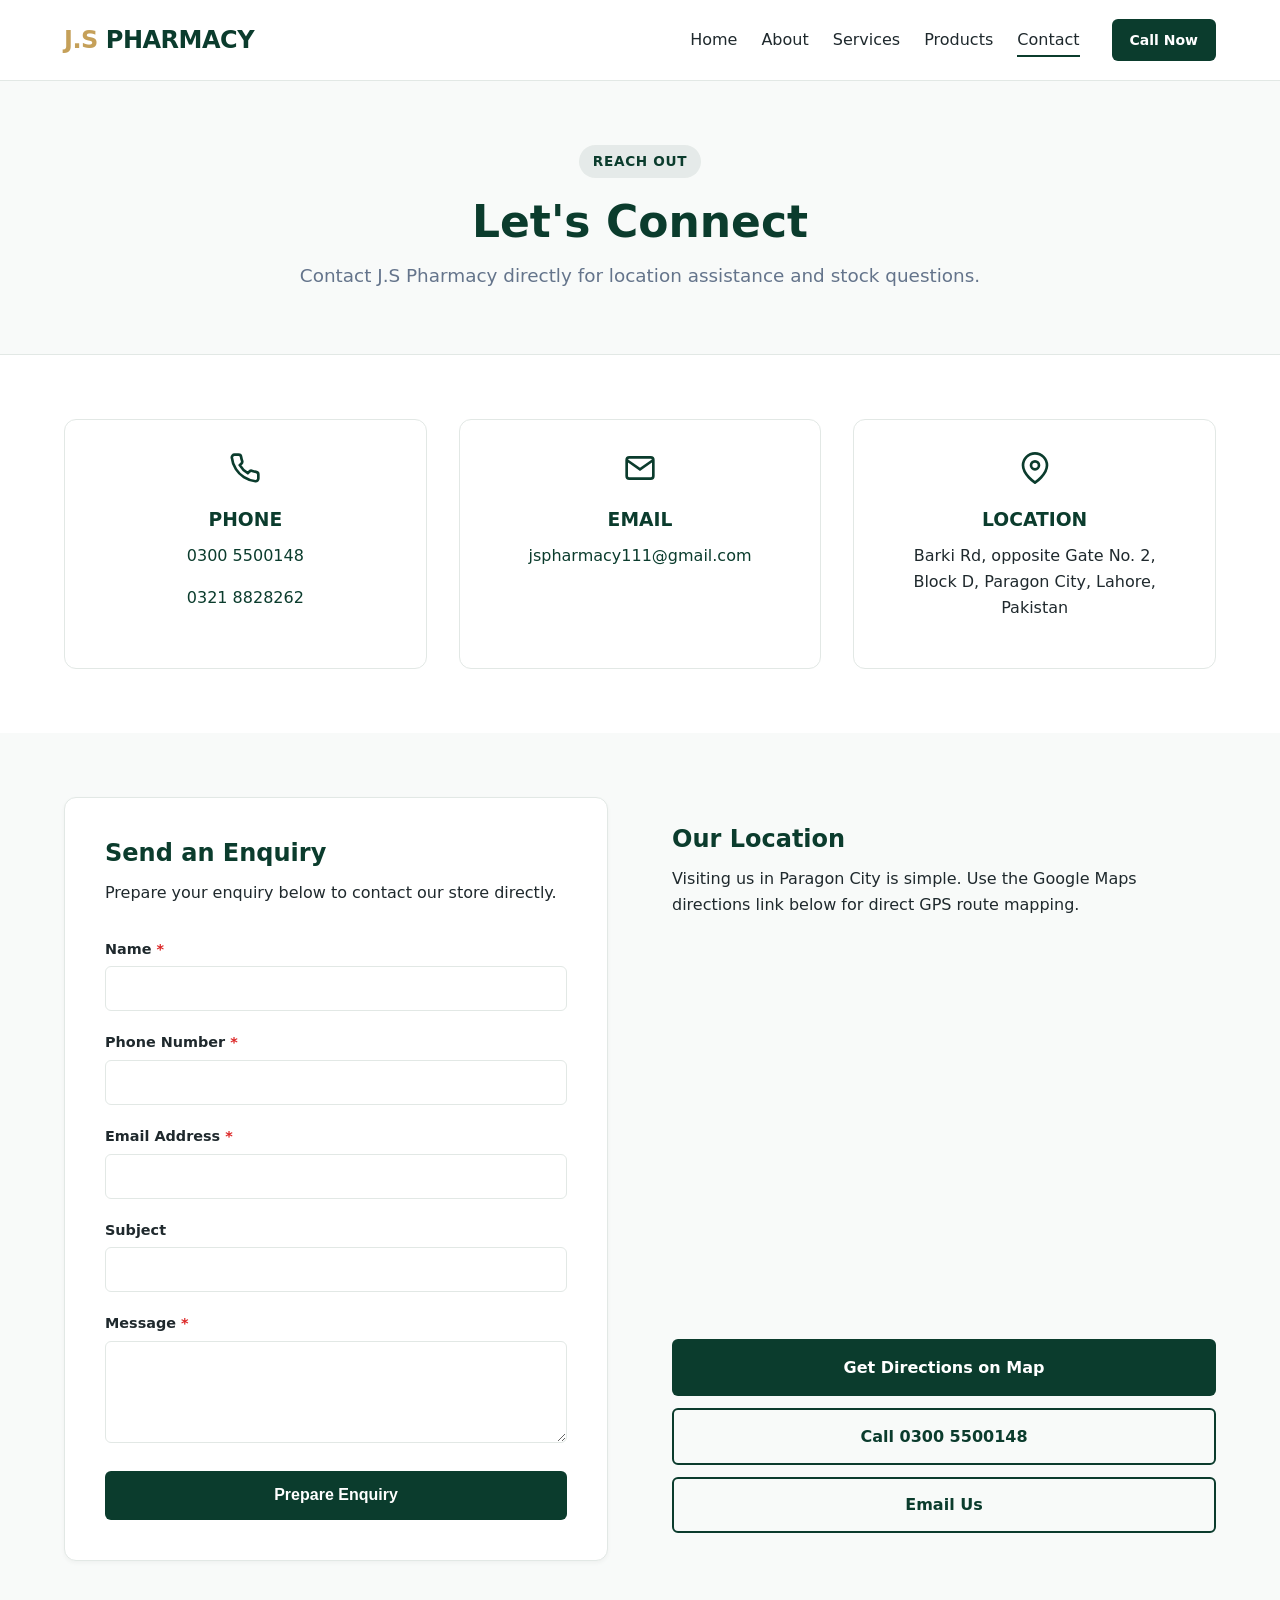
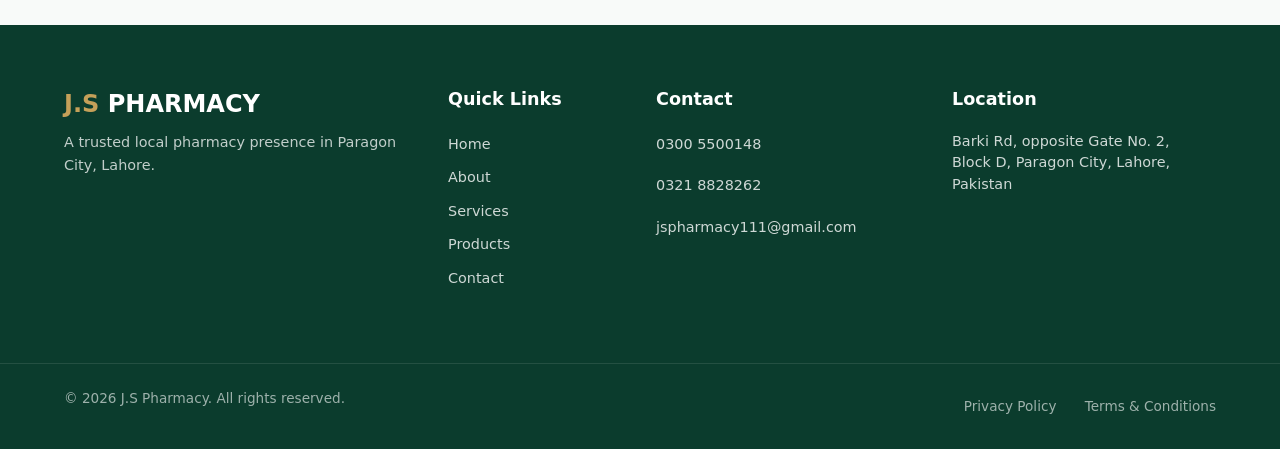
<file: contact.html>
<!DOCTYPE html>
<html lang="en">
<head>
  <meta charset="UTF-8">
  <meta name="viewport" content="width=device-width, initial-scale=1.0">
  <link rel="canonical" href="https://example.com/contact.html">
  <title>Contact Us | J.S Pharmacy Paragon City Lahore</title>
  <meta name="description" content="Get in touch with J.S Pharmacy on Barki Road, Paragon City, Lahore. Call 0300 5500148 or 0321 8828262 for product inquiries and location guidance.">
  <meta name="keywords" content="Contact J.S Pharmacy, phone number J.S Pharmacy, address Paragon City pharmacy Lahore">
  <meta name="author" content="J.S Pharmacy">

  <meta property="og:type" content="website">
  <meta property="og:title" content="Contact Us | J.S Pharmacy Paragon City Lahore">
  <meta property="og:description" content="Reach out to J.S Pharmacy in Paragon City, Lahore. Call or send an inquiry online.">
  <meta property="og:url" content="https://example.com/contact.html">
  <meta property="og:image" content="https://images.unsplash.com/photo-1576091160399-112ba8d25d1d?q=80&w=1200&auto=format&fit=crop">

  <meta name="twitter:card" content="summary_large_image">
  <meta name="twitter:title" content="Contact Us | J.S Pharmacy">
  <meta name="twitter:description" content="Call 0300 5500148 or visit us opposite Gate No. 2, Block D, Paragon City, Lahore.">
  <meta name="twitter:image" content="https://images.unsplash.com/photo-1576091160399-112ba8d25d1d?q=80&w=1200&auto=format&fit=crop">

  <link rel="stylesheet" href="style.css">
</head>
<body>
  <a href="#main-content" class="skip-link">Skip to main content</a>

  <!-- Global Header -->
  <header class="navbar" id="navbar">
    <div class="nav-container">
      <a href="index.html" class="logo-link" aria-label="J.S Pharmacy Homepage">
        <span class="logo-text"><span class="logo-accent">J.S</span> PHARMACY</span>
      </a>
      <button class="mobile-toggle" id="mobile-toggle" aria-expanded="false" aria-controls="nav-menu" aria-label="Toggle navigation menu">
        <span class="hamburger-bar"></span>
        <span class="hamburger-bar"></span>
        <span class="hamburger-bar"></span>
      </button>
      <nav class="nav-menu" id="nav-menu">
        <ul class="nav-list">
          <li><a href="index.html" class="nav-link">Home</a></li>
          <li><a href="about.html" class="nav-link">About</a></li>
          <li><a href="services.html" class="nav-link">Services</a></li>
          <li><a href="products.html" class="nav-link">Products</a></li>
          <li><a href="contact.html" class="nav-link active">Contact</a></li>
        </ul>
        <div class="nav-cta-wrapper">
          <a href="tel:+923005500148" class="btn btn-primary btn-sm">Call Now</a>
        </div>
      </nav>
    </div>
  </header>

  <main id="main-content">
    <section class="page-header">
      <div class="container text-center">
        <span class="badge">Reach Out</span>
        <h1 class="page-title">Let's Connect</h1>
        <p class="page-subtitle">Contact J.S Pharmacy directly for location assistance and stock questions.</p>
      </div>
    </section>

    <!-- Cards Section -->
    <section class="section">
      <div class="container">
        <div class="grid-3-col">
          <div class="contact-info-card">
            <div class="card-icon" aria-hidden="true">
              <svg width="32" height="32" viewBox="0 0 24 24" fill="none" stroke="currentColor" stroke-width="2"><path d="M22 16.92v3a2 2 0 0 1-2.18 2 19.79 19.79 0 0 1-8.63-3.07 19.5 19.5 0 0 1-6-6 19.79 19.79 0 0 1-3.07-8.67A2 2 0 0 1 4.11 2h3a2 2 0 0 1 2 1.72 12.84 12.84 0 0 0 .7 2.81 2 2 0 0 1-.45 2.11L8.09 9.91a16 16 0 0 0 6 6l1.27-1.27a2 2 0 0 1 2.11-.45 12.84 12.84 0 0 0 2.81.7A2 2 0 0 1 22 16.92z"/></svg>
            </div>
            <h3>PHONE</h3>
            <p><a href="tel:+923005500148">0300 5500148</a></p>
            <p><a href="tel:+923218828262">0321 8828262</a></p>
          </div>

          <div class="contact-info-card">
            <div class="card-icon" aria-hidden="true">
              <svg width="32" height="32" viewBox="0 0 24 24" fill="none" stroke="currentColor" stroke-width="2"><path d="M4 4h16c1.1 0 2 .9 2 2v12c0 1.1-.9 2-2 2H4c-1.1 0-2-.9-2-2V6c0-1.1.9-2 2-2z"/><polyline points="22,6 12,13 2,6"/></svg>
            </div>
            <h3>EMAIL</h3>
            <p><a href="mailto:jspharmacy111@gmail.com">jspharmacy111@gmail.com</a></p>
          </div>

          <div class="contact-info-card">
            <div class="card-icon" aria-hidden="true">
              <svg width="32" height="32" viewBox="0 0 24 24" fill="none" stroke="currentColor" stroke-width="2"><path d="M21 10c0 7-9 13-9 13s-9-6-9-13a9 9 0 0 1 18 0z"/><circle cx="12" cy="10" r="3"/></svg>
            </div>
            <h3>LOCATION</h3>
            <p>Barki Rd, opposite Gate No. 2,<br>Block D, Paragon City, Lahore, Pakistan</p>
          </div>
        </div>
      </div>
    </section>

    <!-- Form & Map Section -->
    <section class="section bg-light">
      <div class="container grid-2-col">
        
        <!-- Contact Form -->
        <div class="form-wrapper">
          <h2>Send an Enquiry</h2>
          <p class="text-body mb-md">Prepare your enquiry below to contact our store directly.</p>
          <div id="form-feedback" class="form-feedback" aria-live="polite"></div>
          
          <form id="contact-form" novalidate>
            <div class="form-group">
              <label for="contact-name">Name <span class="required">*</span></label>
              <input type="text" id="contact-name" name="name" class="form-control" required aria-required="true">
              <span class="error-msg" id="name-error"></span>
            </div>

            <div class="form-group">
              <label for="contact-phone">Phone Number <span class="required">*</span></label>
              <input type="tel" id="contact-phone" name="phone" class="form-control" required aria-required="true">
              <span class="error-msg" id="phone-error"></span>
            </div>

            <div class="form-group">
              <label for="contact-email">Email Address <span class="required">*</span></label>
              <input type="email" id="contact-email" name="email" class="form-control" required aria-required="true">
              <span class="error-msg" id="email-error"></span>
            </div>

            <div class="form-group">
              <label for="contact-subject">Subject</label>
              <input type="text" id="contact-subject" name="subject" class="form-control">
            </div>

            <div class="form-group">
              <label for="contact-message">Message <span class="required">*</span></label>
              <textarea id="contact-message" name="message" class="form-control" rows="4" required aria-required="true"></textarea>
              <span class="error-msg" id="message-error"></span>
            </div>

            <button type="submit" class="btn btn-primary btn-full">Prepare Enquiry</button>
          </form>
        </div>

        <!-- Location Actions -->
        <div class="contact-map-wrapper">
          <h2>Our Location</h2>
          <p class="text-body mb-md">Visiting us in Paragon City is simple. Use the Google Maps directions link below for direct GPS route mapping.</p>
          
          <div class="image-frame mb-md" style="overflow: hidden; border-radius: 8px;">
            <iframe 
              src="https://www.google.com/maps/embed?pb=!1m18!1m12!1m3!1d3401.7654719001155!2d74.436152!3d31.501726!2m3!1f0!2f0!3f0!3m2!1i1024!2i768!4f13.1!3m3!1m2!1s0x3919056a2ec6cb69%3A0xb304ef4c25bd4e0c!2sBarki%20Rd%2C%20Paragon%20City%2C%20Lahore%2C%20Punjab!5e0!3m2!1sen!2spk!4v1700000000000!5m2!1sen!2spk" 
              width="100%" 
              height="350" 
              style="border:0;" 
              allowfullscreen="" 
              loading="lazy" 
              referrerpolicy="no-referrer-when-downgrade">
            </iframe>
          </div>

          <div class="button-stack">
            <a href="https://www.google.com/maps/search/?api=1&query=J.S+Pharmacy+Barki+Road+Paragon+City+Lahore" target="_blank" rel="noopener noreferrer" class="btn btn-primary btn-full">
              Get Directions on Map
            </a>
            <a href="tel:+923005500148" class="btn btn-secondary btn-full">
              Call 0300 5500148
            </a>
            <a href="mailto:jspharmacy111@gmail.com" class="btn btn-secondary btn-full">
              Email Us
            </a>
          </div>
        </div>

      </div>
    </section>
  </main>

  <!-- Global Footer -->
  <footer class="site-footer">
    <div class="container footer-grid">
      <div class="footer-col">
        <h3 class="footer-logo"><span class="logo-accent">J.S</span> PHARMACY</h3>
        <p class="footer-desc">A trusted local pharmacy presence in Paragon City, Lahore.</p>
      </div>
      <div class="footer-col">
        <h4 class="footer-heading">Quick Links</h4>
        <ul class="footer-links">
          <li><a href="index.html">Home</a></li>
          <li><a href="about.html">About</a></li>
          <li><a href="services.html">Services</a></li>
          <li><a href="products.html">Products</a></li>
          <li><a href="contact.html">Contact</a></li>
        </ul>
      </div>
      <div class="footer-col">
        <h4 class="footer-heading">Contact</h4>
        <p class="footer-contact-item"><a href="tel:+923005500148">0300 5500148</a></p>
        <p class="footer-contact-item"><a href="tel:+923218828262">0321 8828262</a></p>
        <p class="footer-contact-item"><a href="mailto:jspharmacy111@gmail.com">jspharmacy111@gmail.com</a></p>
      </div>
      <div class="footer-col">
        <h4 class="footer-heading">Location</h4>
        <p class="footer-address">
          Barki Rd, opposite Gate No. 2,<br>
          Block D, Paragon City, Lahore, Pakistan
        </p>
      </div>
    </div>
    <div class="footer-bottom">
      <div class="container footer-bottom-content">
        <p>&copy; 2026 J.S Pharmacy. All rights reserved.</p>
        <div class="footer-legal">
          <a href="privacy-policy.html">Privacy Policy</a>
          <a href="terms.html">Terms &amp; Conditions</a>
        </div>
      </div>
    </div>
  </footer>

  <script src="animations.js" defer></script>
  <script src="main.js" defer></script>
</body>
</html>
</file>
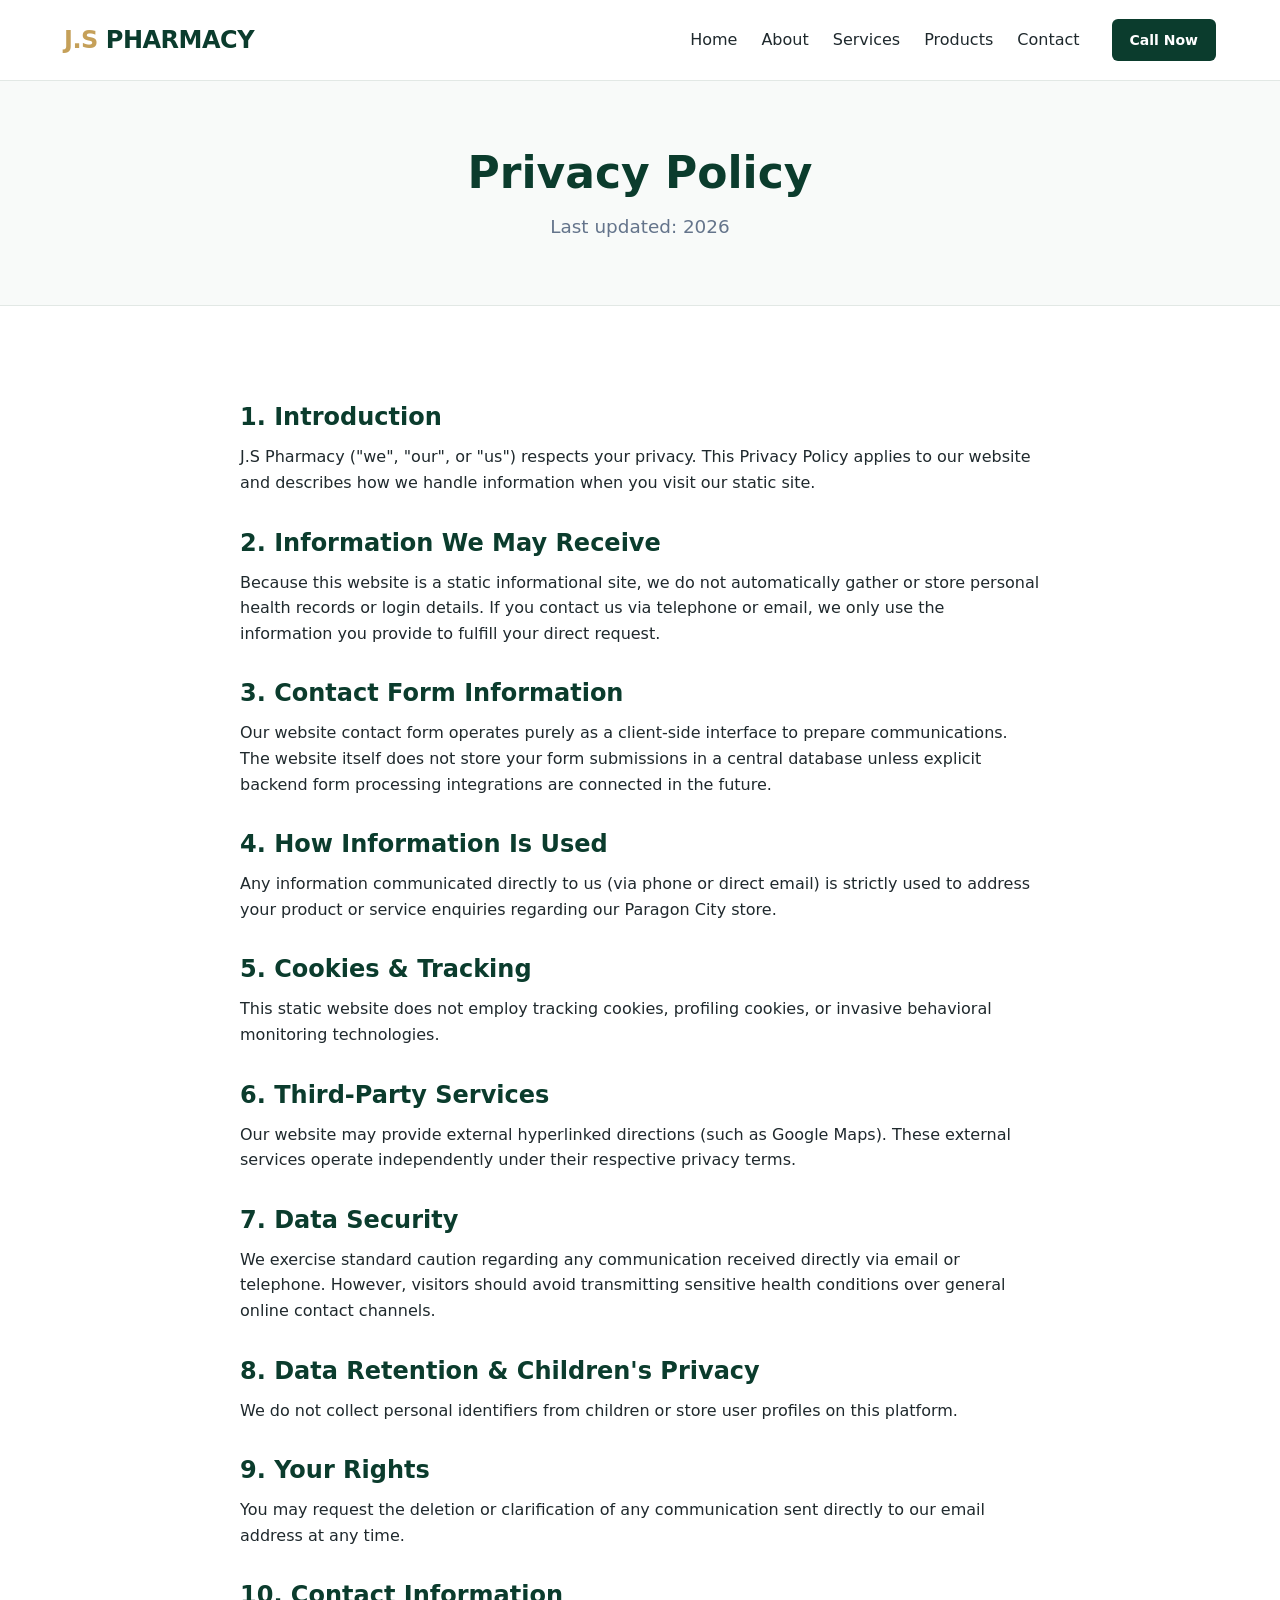
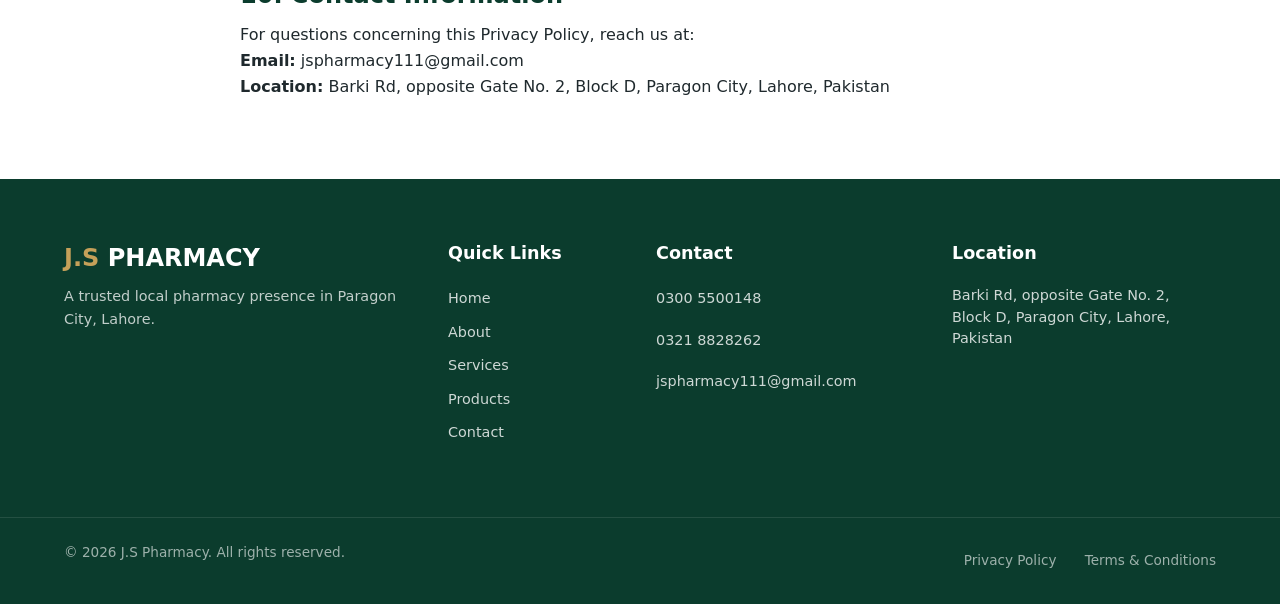
<file: privacy-policy.html>
<!DOCTYPE html>
<html lang="en">
<head>
  <meta charset="UTF-8">
  <meta name="viewport" content="width=device-width, initial-scale=1.0">
  <link rel="canonical" href="https://example.com/privacy-policy.html">
  <title>Privacy Policy | J.S Pharmacy Paragon City Lahore</title>
  <meta name="description" content="Privacy Policy for J.S Pharmacy website detailing our basic static site operation and data privacy principles.">
  <meta name="keywords" content="Privacy Policy, J.S Pharmacy privacy, Paragon City pharmacy">
  <meta name="author" content="J.S Pharmacy">

  <meta property="og:type" content="website">
  <meta property="og:title" content="Privacy Policy | J.S Pharmacy">
  <meta property="og:description" content="Privacy policy regarding website usage for J.S Pharmacy in Paragon City, Lahore.">
  <meta property="og:url" content="https://example.com/privacy-policy.html">

  <link rel="stylesheet" href="style.css">
</head>
<body>
  <a href="#main-content" class="skip-link">Skip to main content</a>

  <!-- Global Header -->
  <header class="navbar" id="navbar">
    <div class="nav-container">
      <a href="index.html" class="logo-link" aria-label="J.S Pharmacy Homepage">
        <span class="logo-text"><span class="logo-accent">J.S</span> PHARMACY</span>
      </a>
      <button class="mobile-toggle" id="mobile-toggle" aria-expanded="false" aria-controls="nav-menu" aria-label="Toggle navigation menu">
        <span class="hamburger-bar"></span>
        <span class="hamburger-bar"></span>
        <span class="hamburger-bar"></span>
      </button>
      <nav class="nav-menu" id="nav-menu">
        <ul class="nav-list">
          <li><a href="index.html" class="nav-link">Home</a></li>
          <li><a href="about.html" class="nav-link">About</a></li>
          <li><a href="services.html" class="nav-link">Services</a></li>
          <li><a href="products.html" class="nav-link">Products</a></li>
          <li><a href="contact.html" class="nav-link">Contact</a></li>
        </ul>
        <div class="nav-cta-wrapper">
          <a href="tel:+923005500148" class="btn btn-primary btn-sm">Call Now</a>
        </div>
      </nav>
    </div>
  </header>

  <main id="main-content">
    <section class="page-header">
      <div class="container text-center">
        <h1 class="page-title">Privacy Policy</h1>
        <p class="page-subtitle">Last updated: 2026</p>
      </div>
    </section>

    <section class="section">
      <div class="container legal-content max-w-narrow">
        <h2>1. Introduction</h2>
        <p>J.S Pharmacy ("we", "our", or "us") respects your privacy. This Privacy Policy applies to our website and describes how we handle information when you visit our static site.</p>

        <h2>2. Information We May Receive</h2>
        <p>Because this website is a static informational site, we do not automatically gather or store personal health records or login details. If you contact us via telephone or email, we only use the information you provide to fulfill your direct request.</p>

        <h2>3. Contact Form Information</h2>
        <p>Our website contact form operates purely as a client-side interface to prepare communications. The website itself does not store your form submissions in a central database unless explicit backend form processing integrations are connected in the future.</p>

        <h2>4. How Information Is Used</h2>
        <p>Any information communicated directly to us (via phone or direct email) is strictly used to address your product or service enquiries regarding our Paragon City store.</p>

        <h2>5. Cookies &amp; Tracking</h2>
        <p>This static website does not employ tracking cookies, profiling cookies, or invasive behavioral monitoring technologies.</p>

        <h2>6. Third-Party Services</h2>
        <p>Our website may provide external hyperlinked directions (such as Google Maps). These external services operate independently under their respective privacy terms.</p>

        <h2>7. Data Security</h2>
        <p>We exercise standard caution regarding any communication received directly via email or telephone. However, visitors should avoid transmitting sensitive health conditions over general online contact channels.</p>

        <h2>8. Data Retention &amp; Children's Privacy</h2>
        <p>We do not collect personal identifiers from children or store user profiles on this platform.</p>

        <h2>9. Your Rights</h2>
        <p>You may request the deletion or clarification of any communication sent directly to our email address at any time.</p>

        <h2>10. Contact Information</h2>
        <p>For questions concerning this Privacy Policy, reach us at:<br>
        <strong>Email:</strong> jspharmacy111@gmail.com<br>
        <strong>Location:</strong> Barki Rd, opposite Gate No. 2, Block D, Paragon City, Lahore, Pakistan</p>
      </div>
    </section>
  </main>

  <!-- Global Footer -->
  <footer class="site-footer">
    <div class="container footer-grid">
      <div class="footer-col">
        <h3 class="footer-logo"><span class="logo-accent">J.S</span> PHARMACY</h3>
        <p class="footer-desc">A trusted local pharmacy presence in Paragon City, Lahore.</p>
      </div>
      <div class="footer-col">
        <h4 class="footer-heading">Quick Links</h4>
        <ul class="footer-links">
          <li><a href="index.html">Home</a></li>
          <li><a href="about.html">About</a></li>
          <li><a href="services.html">Services</a></li>
          <li><a href="products.html">Products</a></li>
          <li><a href="contact.html">Contact</a></li>
        </ul>
      </div>
      <div class="footer-col">
        <h4 class="footer-heading">Contact</h4>
        <p class="footer-contact-item"><a href="tel:+923005500148">0300 5500148</a></p>
        <p class="footer-contact-item"><a href="tel:+923218828262">0321 8828262</a></p>
        <p class="footer-contact-item"><a href="mailto:jspharmacy111@gmail.com">jspharmacy111@gmail.com</a></p>
      </div>
      <div class="footer-col">
        <h4 class="footer-heading">Location</h4>
        <p class="footer-address">
          Barki Rd, opposite Gate No. 2,<br>
          Block D, Paragon City, Lahore, Pakistan
        </p>
      </div>
    </div>
    <div class="footer-bottom">
      <div class="container footer-bottom-content">
        <p>&copy; 2026 J.S Pharmacy. All rights reserved.</p>
        <div class="footer-legal">
          <a href="privacy-policy.html">Privacy Policy</a>
          <a href="terms.html">Terms &amp; Conditions</a>
        </div>
      </div>
    </div>
  </footer>

  <script src="animations.js" defer></script>
  <script src="main.js" defer></script>
</body>
</html>
</file>
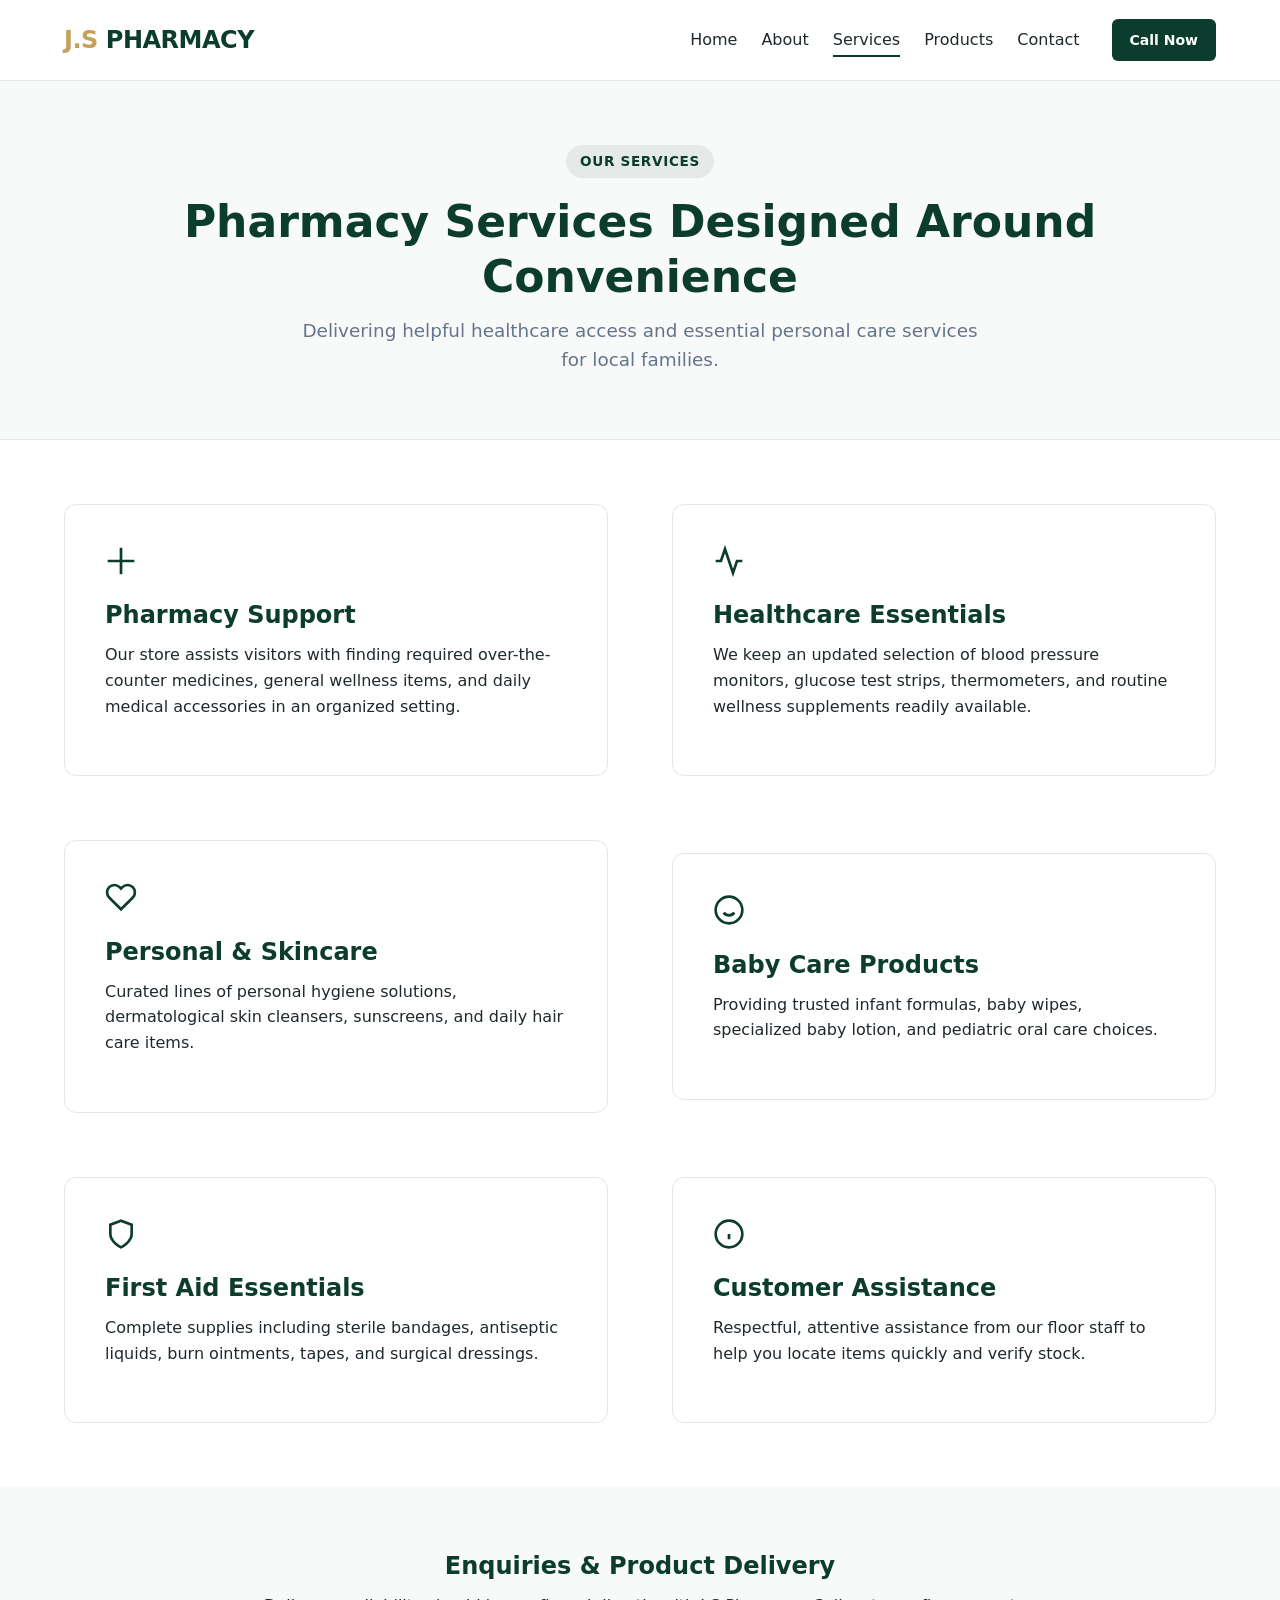
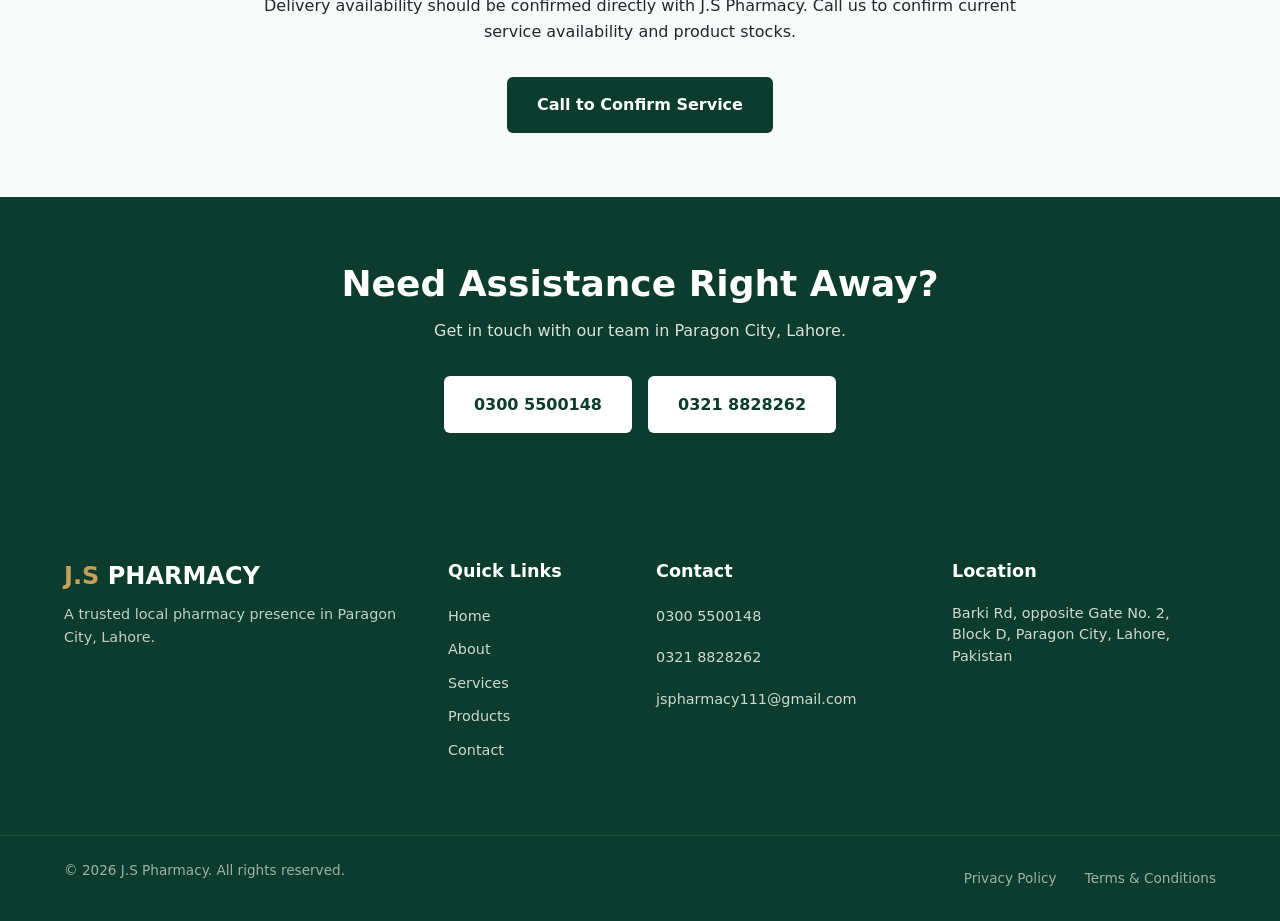
<file: services.html>
<!DOCTYPE html>
<html lang="en">
<head>
  <meta charset="UTF-8">
  <meta name="viewport" content="width=device-width, initial-scale=1.0">
  <link rel="canonical" href="https://example.com/services.html">
  <title>Pharmacy Services | J.S Pharmacy Paragon City Lahore</title>
  <meta name="description" content="Explore services offered by J.S Pharmacy in Paragon City, Lahore, including healthcare essentials, personal care, and customer support.">
  <meta name="keywords" content="J.S Pharmacy services, pharmacy Paragon City, healthcare support Barki Road Lahore">
  <meta name="author" content="J.S Pharmacy">

  <meta property="og:type" content="website">
  <meta property="og:title" content="Pharmacy Services | J.S Pharmacy Paragon City Lahore">
  <meta property="og:description" content="Pharmacy Support and Healthcare Essentials in Paragon City, Lahore. Designed around community convenience.">
  <meta property="og:url" content="https://example.com/services.html">
  <meta property="og:image" content="https://placehold.co/1200x630/0b3c2d/ffffff?text=Services+J.S+Pharmacy">

  <meta name="twitter:card" content="summary_large_image">
  <meta name="twitter:title" content="Pharmacy Services | J.S Pharmacy">
  <meta name="twitter:description" content="Providing accessible health support in Paragon City, Lahore. Call 0300 5500148.">
  <meta name="twitter:image" content="https://placehold.co/1200x630/0b3c2d/ffffff?text=Services+J.S+Pharmacy">

  <link rel="stylesheet" href="style.css">
</head>
<body>
  <a href="#main-content" class="skip-link">Skip to main content</a>

  <!-- Global Header -->
  <header class="navbar" id="navbar">
    <div class="nav-container">
      <a href="index.html" class="logo-link" aria-label="J.S Pharmacy Homepage">
        <span class="logo-text"><span class="logo-accent">J.S</span> PHARMACY</span>
      </a>
      <button class="mobile-toggle" id="mobile-toggle" aria-expanded="false" aria-controls="nav-menu" aria-label="Toggle navigation menu">
        <span class="hamburger-bar"></span>
        <span class="hamburger-bar"></span>
        <span class="hamburger-bar"></span>
      </button>
      <nav class="nav-menu" id="nav-menu">
        <ul class="nav-list">
          <li><a href="index.html" class="nav-link">Home</a></li>
          <li><a href="about.html" class="nav-link">About</a></li>
          <li><a href="services.html" class="nav-link active">Services</a></li>
          <li><a href="products.html" class="nav-link">Products</a></li>
          <li><a href="contact.html" class="nav-link">Contact</a></li>
        </ul>
        <div class="nav-cta-wrapper">
          <a href="tel:+923005500148" class="btn btn-primary btn-sm">Call Now</a>
        </div>
      </nav>
    </div>
  </header>

  <main id="main-content">
    <section class="page-header">
      <div class="container text-center">
        <span class="badge">Our Services</span>
        <h1 class="page-title">Pharmacy Services Designed Around Convenience</h1>
        <p class="page-subtitle">Delivering helpful healthcare access and essential personal care services for local families.</p>
      </div>
    </section>

    <!-- Services Grid -->
    <section class="section">
      <div class="container">
        <div class="grid-2-col">
          <div class="service-detail-card">
            <div class="service-icon" aria-hidden="true">
              <svg width="32" height="32" viewBox="0 0 24 24" fill="none" stroke="currentColor" stroke-width="2"><path d="M12 2v20M2 12h20"/></svg>
            </div>
            <h2>Pharmacy Support</h2>
            <p>Our store assists visitors with finding required over-the-counter medicines, general wellness items, and daily medical accessories in an organized setting.</p>
          </div>

          <div class="service-detail-card">
            <div class="service-icon" aria-hidden="true">
              <svg width="32" height="32" viewBox="0 0 24 24" fill="none" stroke="currentColor" stroke-width="2"><path d="M22 12h-4l-3 9L9 3l-3 9H2"/></svg>
            </div>
            <h2>Healthcare Essentials</h2>
            <p>We keep an updated selection of blood pressure monitors, glucose test strips, thermometers, and routine wellness supplements readily available.</p>
          </div>

          <div class="service-detail-card">
            <div class="service-icon" aria-hidden="true">
              <svg width="32" height="32" viewBox="0 0 24 24" fill="none" stroke="currentColor" stroke-width="2"><path d="M20.84 4.61a5.5 5.5 0 0 0-7.78 0L12 5.67l-1.06-1.06a5.5 5.5 0 0 0-7.78 7.78l1.06 1.06L12 21.23l7.78-7.78 1.06-1.06a5.5 5.5 0 0 0 0-7.78z"/></svg>
            </div>
            <h2>Personal & Skincare</h2>
            <p>Curated lines of personal hygiene solutions, dermatological skin cleansers, sunscreens, and daily hair care items.</p>
          </div>

          <div class="service-detail-card">
            <div class="service-icon" aria-hidden="true">
              <svg width="32" height="32" viewBox="0 0 24 24" fill="none" stroke="currentColor" stroke-width="2"><circle cx="12" cy="12" r="10"/><path d="M8 14s1.5 2 4 2 4-2 4-2M9 9h.01M15 9h.01"/></svg>
            </div>
            <h2>Baby Care Products</h2>
            <p>Providing trusted infant formulas, baby wipes, specialized baby lotion, and pediatric oral care choices.</p>
          </div>

          <div class="service-detail-card">
            <div class="service-icon" aria-hidden="true">
              <svg width="32" height="32" viewBox="0 0 24 24" fill="none" stroke="currentColor" stroke-width="2"><path d="M12 22s8-4 8-10V5l-8-3-8 3v7c0 6 8 10 8 10z"/></svg>
            </div>
            <h2>First Aid Essentials</h2>
            <p>Complete supplies including sterile bandages, antiseptic liquids, burn ointments, tapes, and surgical dressings.</p>
          </div>

          <div class="service-detail-card">
            <div class="service-icon" aria-hidden="true">
              <svg width="32" height="32" viewBox="0 0 24 24" fill="none" stroke="currentColor" stroke-width="2"><circle cx="12" cy="12" r="10"/><path d="M12 16v-4M12 8h.01"/></svg>
            </div>
            <h2>Customer Assistance</h2>
            <p>Respectful, attentive assistance from our floor staff to help you locate items quickly and verify stock.</p>
          </div>
        </div>
      </div>
    </section>

    <!-- Delivery Notice Section -->
    <section class="section bg-light">
      <div class="container text-center max-w-narrow">
        <h2>Enquiries & Product Delivery</h2>
        <p class="text-body">Delivery availability should be confirmed directly with J.S Pharmacy. Call us to confirm current service availability and product stocks.</p>
        <div class="mt-md">
          <a href="tel:+923005500148" class="btn btn-primary">Call to Confirm Service</a>
        </div>
      </div>
    </section>

    <!-- CTA Banner -->
    <section class="cta-banner">
      <div class="container text-center">
        <h2>Need Assistance Right Away?</h2>
        <p>Get in touch with our team in Paragon City, Lahore.</p>
        <div class="cta-buttons">
          <a href="tel:+923005500148" class="btn btn-light">0300 5500148</a>
          <a href="tel:+923218828262" class="btn btn-light">0321 8828262</a>
        </div>
      </div>
    </section>
  </main>

  <!-- Global Footer -->
  <footer class="site-footer">
    <div class="container footer-grid">
      <div class="footer-col">
        <h3 class="footer-logo"><span class="logo-accent">J.S</span> PHARMACY</h3>
        <p class="footer-desc">A trusted local pharmacy presence in Paragon City, Lahore.</p>
      </div>
      <div class="footer-col">
        <h4 class="footer-heading">Quick Links</h4>
        <ul class="footer-links">
          <li><a href="index.html">Home</a></li>
          <li><a href="about.html">About</a></li>
          <li><a href="services.html">Services</a></li>
          <li><a href="products.html">Products</a></li>
          <li><a href="contact.html">Contact</a></li>
        </ul>
      </div>
      <div class="footer-col">
        <h4 class="footer-heading">Contact</h4>
        <p class="footer-contact-item"><a href="tel:+923005500148">0300 5500148</a></p>
        <p class="footer-contact-item"><a href="tel:+923218828262">0321 8828262</a></p>
        <p class="footer-contact-item"><a href="mailto:jspharmacy111@gmail.com">jspharmacy111@gmail.com</a></p>
      </div>
      <div class="footer-col">
        <h4 class="footer-heading">Location</h4>
        <p class="footer-address">
          Barki Rd, opposite Gate No. 2,<br>
          Block D, Paragon City, Lahore, Pakistan
        </p>
      </div>
    </div>
    <div class="footer-bottom">
      <div class="container footer-bottom-content">
        <p>&copy; 2026 J.S Pharmacy. All rights reserved.</p>
        <div class="footer-legal">
          <a href="privacy-policy.html">Privacy Policy</a>
          <a href="terms.html">Terms &amp; Conditions</a>
        </div>
      </div>
    </div>
  </footer>

  <script src="animations.js" defer></script>
  <script src="main.js" defer></script>
</body>
</html>
</file>
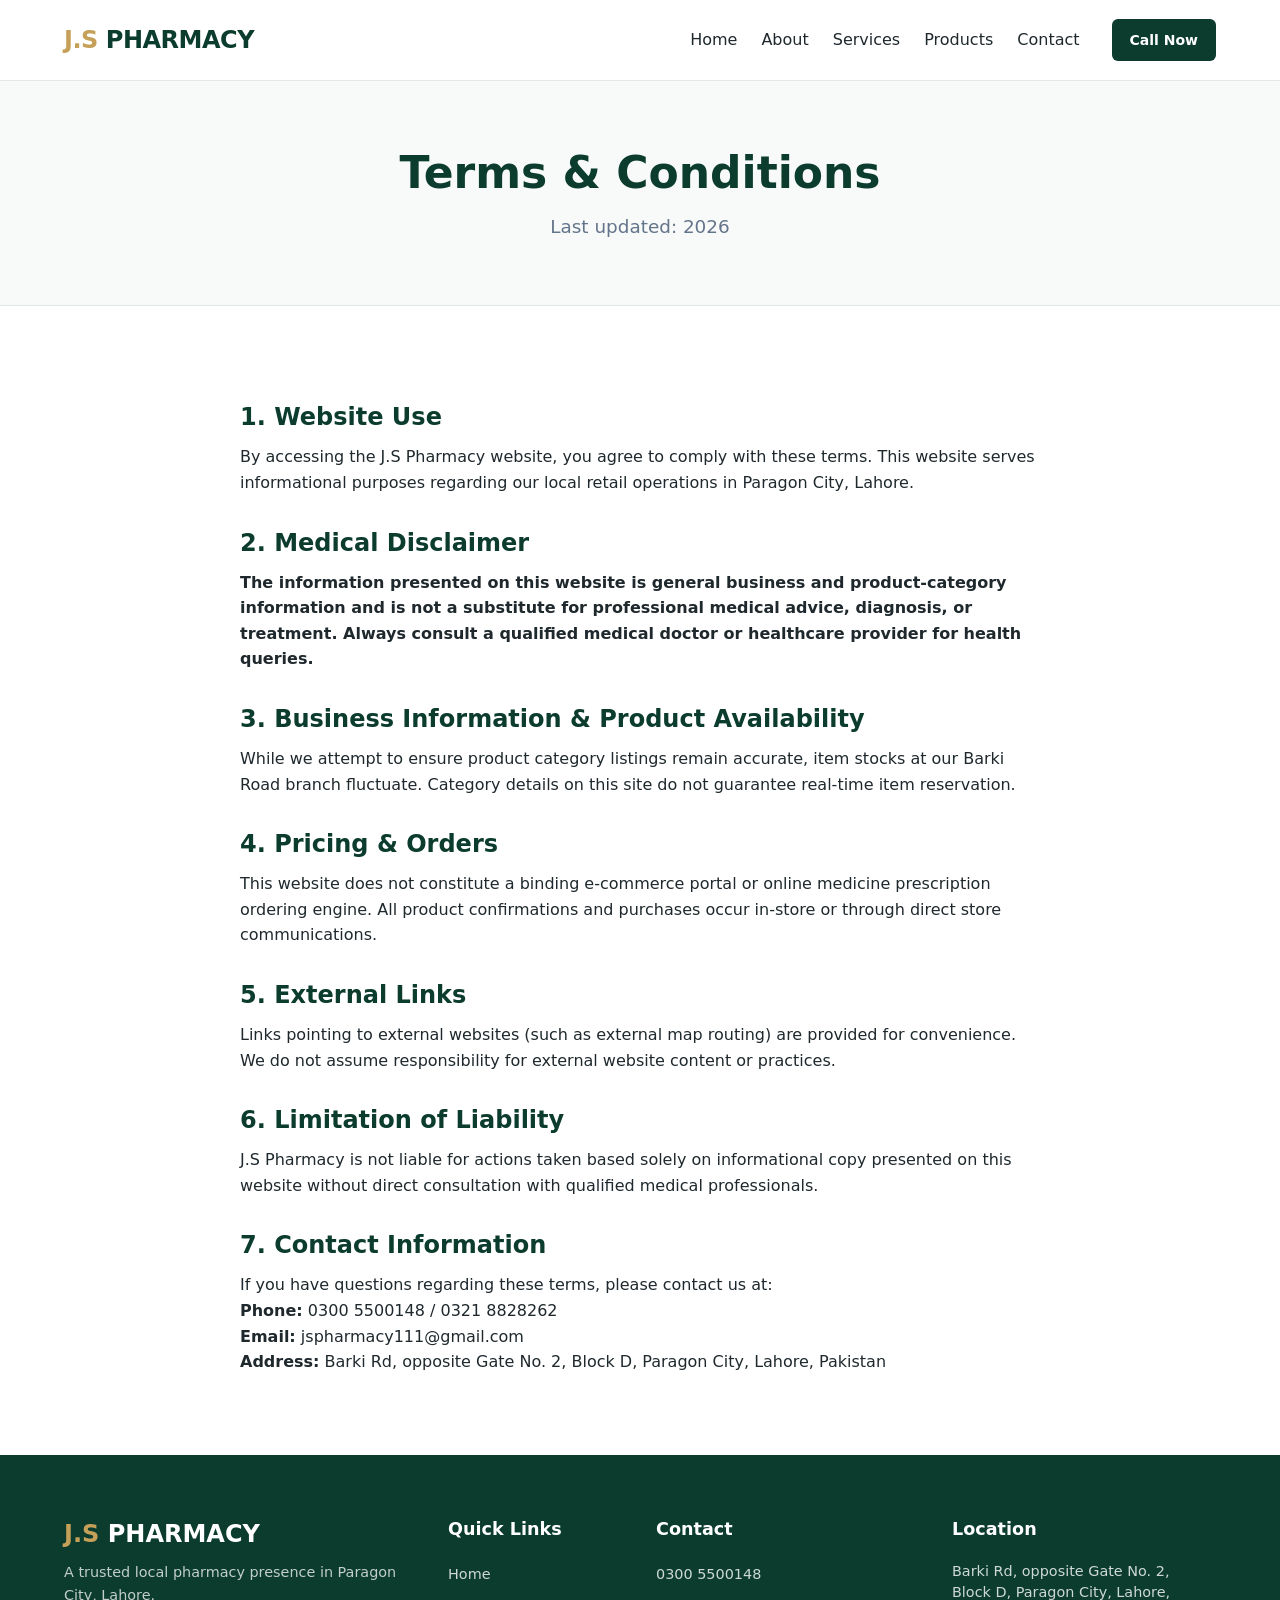
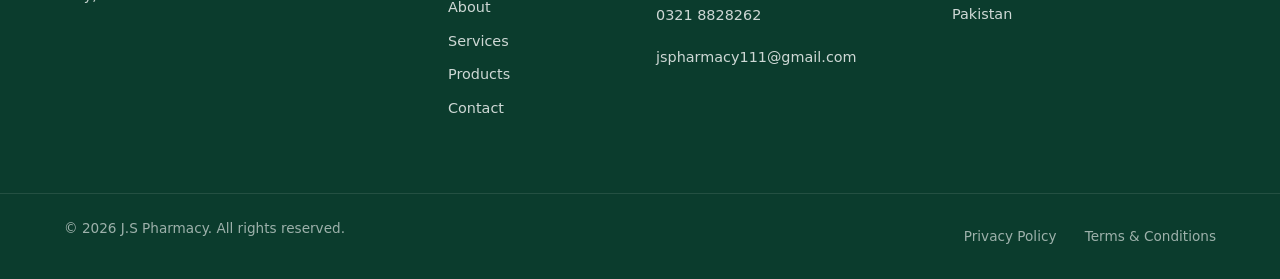
<file: terms.html>
<!DOCTYPE html>
<html lang="en">
<head>
  <meta charset="UTF-8">
  <meta name="viewport" content="width=device-width, initial-scale=1.0">
  <link rel="canonical" href="https://example.com/terms.html">
  <title>Terms & Conditions | J.S Pharmacy Paragon City Lahore</title>
  <meta name="description" content="Terms & Conditions for J.S Pharmacy website including medical disclaimers and usage terms.">
  <meta name="keywords" content="Terms and Conditions, J.S Pharmacy terms, Paragon City pharmacy">
  <meta name="author" content="J.S Pharmacy">

  <meta property="og:type" content="website">
  <meta property="og:title" content="Terms & Conditions | J.S Pharmacy">
  <meta property="og:description" content="Terms & Conditions for using J.S Pharmacy website.">
  <meta property="og:url" content="https://example.com/terms.html">

  <link rel="stylesheet" href="style.css">
</head>
<body>
  <a href="#main-content" class="skip-link">Skip to main content</a>

  <!-- Global Header -->
  <header class="navbar" id="navbar">
    <div class="nav-container">
      <a href="index.html" class="logo-link" aria-label="J.S Pharmacy Homepage">
        <span class="logo-text"><span class="logo-accent">J.S</span> PHARMACY</span>
      </a>
      <button class="mobile-toggle" id="mobile-toggle" aria-expanded="false" aria-controls="nav-menu" aria-label="Toggle navigation menu">
        <span class="hamburger-bar"></span>
        <span class="hamburger-bar"></span>
        <span class="hamburger-bar"></span>
      </button>
      <nav class="nav-menu" id="nav-menu">
        <ul class="nav-list">
          <li><a href="index.html" class="nav-link">Home</a></li>
          <li><a href="about.html" class="nav-link">About</a></li>
          <li><a href="services.html" class="nav-link">Services</a></li>
          <li><a href="products.html" class="nav-link">Products</a></li>
          <li><a href="contact.html" class="nav-link">Contact</a></li>
        </ul>
        <div class="nav-cta-wrapper">
          <a href="tel:+923005500148" class="btn btn-primary btn-sm">Call Now</a>
        </div>
      </nav>
    </div>
  </header>

  <main id="main-content">
    <section class="page-header">
      <div class="container text-center">
        <h1 class="page-title">Terms &amp; Conditions</h1>
        <p class="page-subtitle">Last updated: 2026</p>
      </div>
    </section>

    <section class="section">
      <div class="container legal-content max-w-narrow">
        <h2>1. Website Use</h2>
        <p>By accessing the J.S Pharmacy website, you agree to comply with these terms. This website serves informational purposes regarding our local retail operations in Paragon City, Lahore.</p>

        <h2>2. Medical Disclaimer</h2>
        <p><strong>The information presented on this website is general business and product-category information and is not a substitute for professional medical advice, diagnosis, or treatment. Always consult a qualified medical doctor or healthcare provider for health queries.</strong></p>

        <h2>3. Business Information &amp; Product Availability</h2>
        <p>While we attempt to ensure product category listings remain accurate, item stocks at our Barki Road branch fluctuate. Category details on this site do not guarantee real-time item reservation.</p>

        <h2>4. Pricing &amp; Orders</h2>
        <p>This website does not constitute a binding e-commerce portal or online medicine prescription ordering engine. All product confirmations and purchases occur in-store or through direct store communications.</p>

        <h2>5. External Links</h2>
        <p>Links pointing to external websites (such as external map routing) are provided for convenience. We do not assume responsibility for external website content or practices.</p>

        <h2>6. Limitation of Liability</h2>
        <p>J.S Pharmacy is not liable for actions taken based solely on informational copy presented on this website without direct consultation with qualified medical professionals.</p>

        <h2>7. Contact Information</h2>
        <p>If you have questions regarding these terms, please contact us at:<br>
        <strong>Phone:</strong> 0300 5500148 / 0321 8828262<br>
        <strong>Email:</strong> jspharmacy111@gmail.com<br>
        <strong>Address:</strong> Barki Rd, opposite Gate No. 2, Block D, Paragon City, Lahore, Pakistan</p>
      </div>
    </section>
  </main>

  <!-- Global Footer -->
  <footer class="site-footer">
    <div class="container footer-grid">
      <div class="footer-col">
        <h3 class="footer-logo"><span class="logo-accent">J.S</span> PHARMACY</h3>
        <p class="footer-desc">A trusted local pharmacy presence in Paragon City, Lahore.</p>
      </div>
      <div class="footer-col">
        <h4 class="footer-heading">Quick Links</h4>
        <ul class="footer-links">
          <li><a href="index.html">Home</a></li>
          <li><a href="about.html">About</a></li>
          <li><a href="services.html">Services</a></li>
          <li><a href="products.html">Products</a></li>
          <li><a href="contact.html">Contact</a></li>
        </ul>
      </div>
      <div class="footer-col">
        <h4 class="footer-heading">Contact</h4>
        <p class="footer-contact-item"><a href="tel:+923005500148">0300 5500148</a></p>
        <p class="footer-contact-item"><a href="tel:+923218828262">0321 8828262</a></p>
        <p class="footer-contact-item"><a href="mailto:jspharmacy111@gmail.com">jspharmacy111@gmail.com</a></p>
      </div>
      <div class="footer-col">
        <h4 class="footer-heading">Location</h4>
        <p class="footer-address">
          Barki Rd, opposite Gate No. 2,<br>
          Block D, Paragon City, Lahore, Pakistan
        </p>
      </div>
    </div>
    <div class="footer-bottom">
      <div class="container footer-bottom-content">
        <p>&copy; 2026 J.S Pharmacy. All rights reserved.</p>
        <div class="footer-legal">
          <a href="privacy-policy.html">Privacy Policy</a>
          <a href="terms.html">Terms &amp; Conditions</a>
        </div>
      </div>
    </div>
  </footer>

  <script src="animations.js" defer></script>
  <script src="main.js" defer></script>
</body>
</html>
</file>
<file: style.css>
/* ==========================================================================
   J.S PHARMACY - GLOBAL DESIGN SYSTEM & STYLESHEET
   ========================================================================== */

/* CSS Variables / Theme Tokens */
:root {
  --color-primary: #0b3c2d;       /* Deep Emerald Green */
  --color-primary-light: #165b45; /* Lighter Emerald for Hovers */
  --color-accent: #c5a059;        /* Soft Gold Accent */
  --color-dark: #1f292d;          /* Charcoal Body Text */
  --color-light: #f8faf9;         /* Warm Soft Neutral White */
  --color-white: #ffffff;
  --color-gray-100: #f1f5f3;
  --color-gray-200: #e2e8e5;
  --color-gray-500: #64748b;
  --color-error: #dc2626;
  --color-success: #16a34a;

  --font-family: Inter, ui-sans-serif, system-ui, -apple-system, BlinkMacSystemFont, "Segoe UI", Roboto, sans-serif;
  
  --spacing-xs: 0.5rem;
  --spacing-sm: 1rem;
  --spacing-md: 2rem;
  --spacing-lg: 4rem;
  --spacing-xl: 6rem;

  --border-radius-sm: 6px;
  --border-radius-md: 12px;
  --border-radius-lg: 20px;

  --shadow-sm: 0 2px 4px rgba(0, 0, 0, 0.04);
  --shadow-md: 0 10px 25px -5px rgba(11, 60, 45, 0.08);
  --shadow-lg: 0 20px 30px -10px rgba(11, 60, 45, 0.12);

  --transition-fast: 0.2s ease;
  --transition-normal: 0.3s ease;
}

/* Reset & Box Sizing */
*, *::before, *::after {
  box-sizing: border-box;
  margin: 0;
  padding: 0;
}

html {
  scroll-behavior: smooth;
  font-size: 100%;
}

body {
  font-family: var(--font-family);
  background-color: var(--color-white);
  color: var(--color-dark);
  line-height: 1.6;
  -webkit-font-smoothing: antialiased;
}

/* Accessibility - Skip Link & Focus */
.skip-link {
  position: absolute;
  top: -100px;
  left: 1rem;
  background: var(--color-primary);
  color: var(--color-white);
  padding: 0.75rem 1.5rem;
  z-index: 9999;
  border-radius: var(--border-radius-sm);
  text-decoration: none;
  transition: top var(--transition-fast);
}

.skip-link:focus {
  top: 1rem;
}

a:focus-visible, button:focus-visible, input:focus-visible, textarea:focus-visible {
  outline: 2px solid var(--color-accent);
  outline-offset: 3px;
}

/* Typography Defaults */
h1, h2, h3, h4 {
  color: var(--color-primary);
  line-height: 1.25;
  font-weight: 700;
  margin-bottom: 0.75rem;
}

p {
  margin-bottom: 1rem;
}

a {
  color: var(--color-primary);
  text-decoration: none;
  transition: color var(--transition-fast);
}

a:hover {
  color: var(--color-primary-light);
}

/* Base Utility Classes */
.container {
  width: 90%;
  max-width: 1200px;
  margin: 0 auto;
}

.section {
  padding: var(--spacing-lg) 0;
}

.bg-light {
  background-color: var(--color-light);
}

.text-center { text-align: center; }
.mt-md { margin-top: var(--spacing-md); }
.mt-lg { margin-top: var(--spacing-lg); }
.mb-md { margin-bottom: var(--spacing-md); }
.max-w-narrow { max-width: 800px; margin-left: auto; margin-right: auto; }

.badge {
  display: inline-block;
  padding: 0.35rem 0.85rem;
  background-color: rgba(11, 60, 45, 0.08);
  color: var(--color-primary);
  font-size: 0.85rem;
  font-weight: 600;
  border-radius: 50px;
  text-transform: uppercase;
  letter-spacing: 0.05em;
  margin-bottom: 1rem;
}

.img-responsive {
  width: 100%;
  height: auto;
  display: block;
}

.rounded-card {
  border-radius: var(--border-radius-md);
  box-shadow: var(--shadow-md);
}

/* Buttons */
.btn {
  display: inline-flex;
  align-items: center;
  justify-content: center;
  gap: 0.5rem;
  padding: 0.85rem 1.75rem;
  font-weight: 600;
  border-radius: var(--border-radius-sm);
  transition: all var(--transition-fast);
  cursor: pointer;
  border: 2px solid transparent;
  font-size: 1rem;
}

.btn-primary {
  background-color: var(--color-primary);
  color: var(--color-white);
}

.btn-primary:hover {
  background-color: var(--color-primary-light);
  color: var(--color-white);
  transform: translateY(-2px);
  box-shadow: var(--shadow-md);
}

.btn-secondary {
  background-color: transparent;
  border-color: var(--color-primary);
  color: var(--color-primary);
}

.btn-secondary:hover {
  background-color: var(--color-primary);
  color: var(--color-white);
}

.btn-light {
  background-color: var(--color-white);
  color: var(--color-primary);
}

.btn-light:hover {
  background-color: var(--color-gray-100);
}

.btn-outline-light {
  background-color: transparent;
  border-color: var(--color-white);
  color: var(--color-white);
}

.btn-outline-light:hover {
  background-color: var(--color-white);
  color: var(--color-primary);
}

.btn-sm {
  padding: 0.5rem 1rem;
  font-size: 0.875rem;
}

.btn-full {
  width: 100%;
}

/* Global Sticky Navbar */
.navbar {
  position: sticky;
  top: 0;
  z-index: 1000;
  background-color: rgba(255, 255, 255, 0.92);
  backdrop-filter: blur(10px);
  -webkit-backdrop-filter: blur(10px);
  border-bottom: 1px solid var(--color-gray-200);
  transition: background-color var(--transition-fast);
}

.nav-container {
  display: flex;
  align-items: center;
  justify-content: space-between;
  height: 80px;
  width: 90%;
  max-width: 1200px;
  margin: 0 auto;
}

.logo-text {
  font-size: 1.5rem;
  font-weight: 800;
  letter-spacing: -0.02em;
  color: var(--color-primary);
}

.logo-accent {
  color: var(--color-accent);
}

.nav-menu {
  display: flex;
  align-items: center;
  gap: 2rem;
}

.nav-list {
  display: flex;
  list-style: none;
  gap: 1.5rem;
}

.nav-link {
  font-weight: 500;
  color: var(--color-dark);
  position: relative;
  padding: 0.5rem 0;
}

.nav-link::after {
  content: '';
  position: absolute;
  bottom: 0;
  left: 0;
  width: 0%;
  height: 2px;
  background-color: var(--color-primary);
  transition: width var(--transition-fast);
}

.nav-link:hover::after, .nav-link.active::after {
  width: 100%;
}

.mobile-toggle {
  display: none;
  background: none;
  border: none;
  cursor: pointer;
  padding: 0.5rem;
}

.hamburger-bar {
  display: block;
  width: 25px;
  height: 2px;
  margin: 5px 0;
  background-color: var(--color-primary);
  transition: transform var(--transition-fast), opacity var(--transition-fast);
}

/* Hero Section */
.hero-section {
  position: relative;
  padding: var(--spacing-xl) 0 var(--spacing-lg) 0;
  overflow: hidden;
  background: linear-gradient(180deg, var(--color-light) 0%, #ffffff 100%);
}

.webgl-bg {
  position: absolute;
  top: 0;
  left: 0;
  width: 100%;
  height: 100%;
  pointer-events: none;
  opacity: 0.3;
}

.hero-container {
  display: grid;
  grid-template-columns: 1fr 1fr;
  gap: var(--spacing-md);
  align-items: center;
  position: relative;
  z-index: 2;
}

.hero-title {
  font-size: 3rem;
  letter-spacing: -0.03em;
  margin-bottom: 1.25rem;
}

.hero-subtitle {
  font-size: 1.15rem;
  color: var(--color-gray-500);
  margin-bottom: 2rem;
}

.hero-actions {
  display: flex;
  gap: 1rem;
  flex-wrap: wrap;
}

.hero-media .image-frame {
  border-radius: var(--border-radius-lg);
  overflow: hidden;
  box-shadow: var(--shadow-lg);
}

/* Trust Strip */
.trust-strip {
  background-color: var(--color-primary);
  color: var(--color-white);
  padding: 2rem 0;
}

.trust-grid {
  display: grid;
  grid-template-columns: repeat(4, 1fr);
  gap: 1.5rem;
}

.trust-item {
  display: flex;
  align-items: center;
  gap: 1rem;
}

.trust-icon {
  color: var(--color-accent);
  flex-shrink: 0;
}

.trust-item h3 {
  color: var(--color-white);
  font-size: 1rem;
  margin-bottom: 0.15rem;
}

.trust-item p {
  font-size: 0.85rem;
  color: rgba(255, 255, 255, 0.8);
  margin-bottom: 0;
}

/* Layout Grids */
.grid-2-col {
  display: grid;
  grid-template-columns: 1fr 1fr;
  gap: var(--spacing-lg);
  align-items: center;
}

.grid-3-col {
  display: grid;
  grid-template-columns: repeat(3, 1fr);
  gap: var(--spacing-md);
}

/* Cards */
.card {
  background: var(--color-white);
  padding: 2rem;
  border-radius: var(--border-radius-md);
  border: 1px solid var(--color-gray-200);
  box-shadow: var(--shadow-sm);
  transition: transform var(--transition-fast), box-shadow var(--transition-fast);
}

.card:hover {
  transform: translateY(-4px);
  box-shadow: var(--shadow-md);
}

.card-icon {
  color: var(--color-primary);
  margin-bottom: 1rem;
}

/* Product Cards */
.product-cat-card, .product-card {
  background: var(--color-white);
  border-radius: var(--border-radius-md);
  overflow: hidden;
  border: 1px solid var(--color-gray-200);
  box-shadow: var(--shadow-sm);
}

.product-cat-content, .product-card-body {
  padding: 1.5rem;
}

.disclaimer-text {
  font-size: 0.9rem;
  color: var(--color-gray-500);
  font-style: italic;
}

/* Location Card */
.location-card {
  display: grid;
  grid-template-columns: 1fr 1fr;
  background-color: var(--color-light);
  border-radius: var(--border-radius-lg);
  overflow: hidden;
  border: 1px solid var(--color-gray-200);
}

.location-info {
  padding: var(--spacing-lg);
  display: flex;
  flex-direction: column;
  justify-content: center;
}

.address-text {
  font-size: 1.1rem;
  margin: 1.5rem 0;
}

.location-actions {
  display: flex;
  gap: 1rem;
}

/* CTA Banner */
.cta-banner {
  background-color: var(--color-primary);
  color: var(--color-white);
  padding: var(--spacing-lg) 0;
}

.cta-banner h2 {
  color: var(--color-white);
  font-size: 2.25rem;
}

.cta-banner p {
  color: rgba(255, 255, 255, 0.85);
  margin-bottom: 2rem;
}

.cta-buttons {
  display: flex;
  justify-content: center;
  gap: 1rem;
  flex-wrap: wrap;
}

/* Page Headers */
.page-header {
  background-color: var(--color-light);
  padding: var(--spacing-lg) 0;
  border-bottom: 1px solid var(--color-gray-200);
}

.page-title {
  font-size: 2.75rem;
}

.page-subtitle {
  font-size: 1.15rem;
  color: var(--color-gray-500);
  max-width: 700px;
  margin: 0 auto;
}

/* Service Detail Cards */
.service-detail-card {
  background: var(--color-white);
  padding: 2.5rem;
  border-radius: var(--border-radius-md);
  border: 1px solid var(--color-gray-200);
}

.service-icon {
  color: var(--color-primary);
  margin-bottom: 1rem;
}

/* Contact Page Form & Cards */
.contact-info-card {
  text-align: center;
  padding: 2rem;
  background: var(--color-white);
  border-radius: var(--border-radius-md);
  border: 1px solid var(--color-gray-200);
}

.form-wrapper {
  background: var(--color-white);
  padding: 2.5rem;
  border-radius: var(--border-radius-md);
  box-shadow: var(--shadow-sm);
  border: 1px solid var(--color-gray-200);
}

.form-group {
  margin-bottom: 1.25rem;
}

.form-group label {
  display: block;
  margin-bottom: 0.35rem;
  font-weight: 600;
  font-size: 0.9rem;
}

.form-control {
  width: 100%;
  padding: 0.75rem 1rem;
  border: 1px solid var(--color-gray-200);
  border-radius: var(--border-radius-sm);
  font-family: inherit;
  font-size: 1rem;
}

.form-control:focus {
  border-color: var(--color-primary);
  outline: none;
}

.required {
  color: var(--color-error);
}

.error-msg {
  color: var(--color-error);
  font-size: 0.8rem;
  display: block;
  margin-top: 0.25rem;
}

.form-feedback {
  padding: 1rem;
  border-radius: var(--border-radius-sm);
  margin-bottom: 1rem;
  display: none;
}

.form-feedback.success {
  display: block;
  background-color: #dcfce7;
  color: #15803d;
  border: 1px solid #bbf7d0;
}

.button-stack {
  display: flex;
  flex-direction: column;
  gap: 0.75rem;
}

/* Legal Pages */
.legal-content h2 {
  margin-top: 2rem;
  font-size: 1.5rem;
}

.info-alert {
  background-color: #fef3c7;
  color: #92400e;
  padding: 1rem;
  border-radius: var(--border-radius-sm);
  border: 1px solid #fde68a;
}

/* Footer */
.site-footer {
  background-color: var(--color-primary);
  color: var(--color-white);
  padding-top: var(--spacing-lg);
}

.footer-grid {
  display: grid;
  grid-template-columns: 2fr 1fr 1.5fr 1.5fr;
  gap: var(--spacing-md);
  padding-bottom: var(--spacing-lg);
}

.footer-logo {
  color: var(--color-white);
  font-size: 1.5rem;
}

.footer-desc {
  color: rgba(255, 255, 255, 0.75);
  font-size: 0.9rem;
}

.footer-heading {
  color: var(--color-white);
  font-size: 1.1rem;
  margin-bottom: 1.25rem;
}

.footer-links {
  list-style: none;
}

.footer-links li {
  margin-bottom: 0.5rem;
}

.footer-links a, .footer-contact-item a {
  color: rgba(255, 255, 255, 0.8);
  font-size: 0.9rem;
}

.footer-links a:hover, .footer-contact-item a:hover {
  color: var(--color-accent);
}

.footer-address {
  font-size: 0.9rem;
  color: rgba(255, 255, 255, 0.8);
  line-height: 1.5;
}

.footer-bottom {
  border-top: 1px solid rgba(255, 255, 255, 0.1);
  padding: 1.5rem 0;
  font-size: 0.85rem;
  color: rgba(255, 255, 255, 0.6);
}

.footer-bottom-content {
  display: flex;
  justify-content: space-between;
  align-items: center;
}

.footer-legal a {
  color: rgba(255, 255, 255, 0.6);
  margin-left: 1.5rem;
}

.footer-legal a:hover {
  color: var(--color-white);
}

/* Responsive Media Queries */
@media (max-width: 1024px) {
  .hero-title { font-size: 2.5rem; }
  .trust-grid { grid-template-columns: repeat(2, 1fr); }
  .footer-grid { grid-template-columns: 1fr 1fr; }
}

@media (max-width: 768px) {
  .mobile-toggle { display: block; }
  .nav-menu {
    position: fixed;
    top: 80px;
    left: 0;
    width: 100%;
    background-color: var(--color-white);
    flex-direction: column;
    padding: 2rem;
    box-shadow: var(--shadow-lg);
    clip-path: circle(0% at 100% 0);
    transition: clip-path var(--transition-normal);
  }

  .nav-menu.is-open {
    clip-path: circle(140% at 100% 0);
  }

  .nav-list {
    flex-direction: column;
    align-items: center;
  }

  .hero-container, .grid-2-col, .location-card {
    grid-template-columns: 1fr;
  }

  .grid-3-col {
    grid-template-columns: 1fr;
  }

  .trust-grid {
    grid-template-columns: 1fr;
  }

  .footer-bottom-content {
    flex-direction: column;
    gap: 1rem;
    text-align: center;
  }

  .footer-legal a {
    margin: 0 0.75rem;
  }
}

/* Reduced Motion Override */
@media (prefers-reduced-motion: reduce) {
  *, *::before, *::after {
    animation-duration: 0.01ms !important;
    animation-iteration-count: 1 !important;
    transition-duration: 0.01ms !important;
    scroll-behavior: auto !important;
  }
}
</file>
